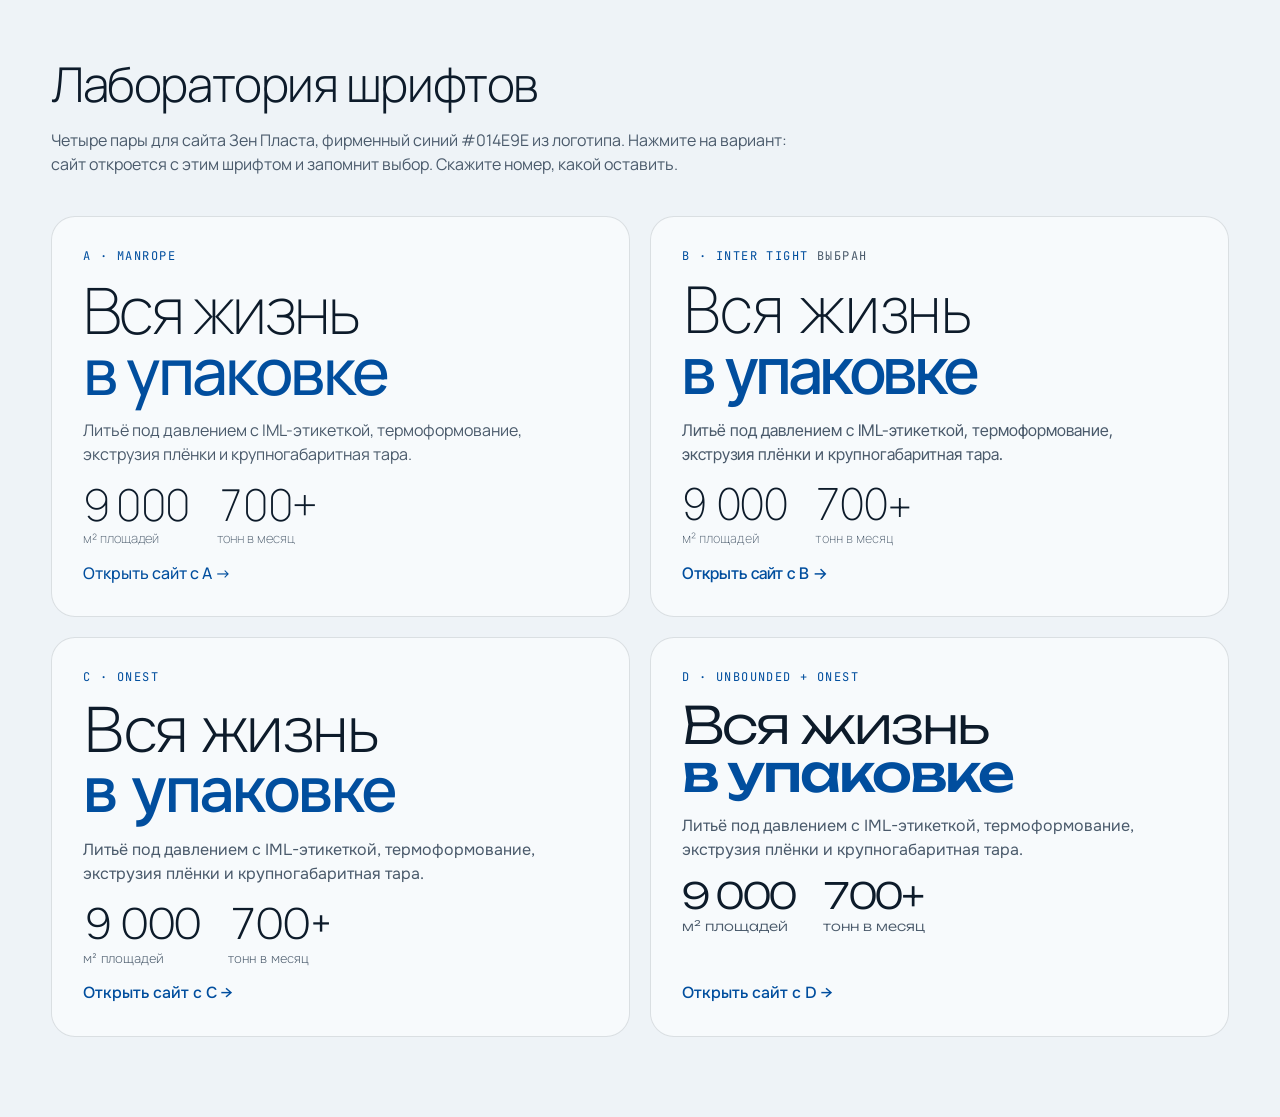
<file: fonts-lab.html>
<!doctype html>
<html lang="ru">
<head>
<meta charset="utf-8">
<meta name="viewport" content="width=device-width,initial-scale=1">
<meta name="robots" content="noindex,nofollow">
<title>Лаборатория шрифтов — Зен Пласт</title>
<link rel="icon" href="media/favicon.png" type="image/png">
<link href="https://fonts.googleapis.com/css2?family=Manrope:wght@200;300;400;500&family=Inter+Tight:wght@200;300;400;500&family=Onest:wght@200;300;400;500&family=Unbounded:wght@300;500&family=JetBrains+Mono:wght@400&display=swap" rel="stylesheet">
<style>
:root{--bg:#eef3f7;--card:#f7fafc;--ink:#0d1b2a;--ink-2:#4a5a6b;--blue:#014e9e;--line:rgba(13,27,42,.12)}
*{box-sizing:border-box}
body{margin:0;background:var(--bg);color:var(--ink);font:16px/1.5 Manrope,system-ui,sans-serif;padding:48px max(20px,4vw) 80px}
h1{font-weight:300;font-size:clamp(30px,4vw,48px);letter-spacing:-.03em;margin:0 0 8px}
.lead{color:var(--ink-2);margin:0 0 40px;max-width:46em}
.grid{display:grid;grid-template-columns:repeat(auto-fit,minmax(min(100%,520px),1fr));gap:20px}
.v{background:var(--card);border-radius:24px;padding:32px;display:flex;flex-direction:column;gap:16px;text-decoration:none;color:inherit;box-shadow:inset 0 0 0 1px var(--line);transition:box-shadow .2s}
.v:hover{box-shadow:inset 0 0 0 2px var(--blue)}
.tag{font:400 12px "JetBrains Mono",monospace;letter-spacing:.12em;text-transform:uppercase;color:var(--blue)}
.t{font-size:clamp(44px,5vw,72px);line-height:.95;letter-spacing:-.04em;margin:0}
.t b{display:block;color:var(--blue);font-weight:500}
.p{color:var(--ink-2);margin:0;max-width:30em}
.n{display:flex;gap:28px;font-variant-numeric:tabular-nums}
.n div{font-size:44px;line-height:1;letter-spacing:-.05em}
.n small{display:block;font-size:13px;letter-spacing:0;color:var(--ink-2);margin-top:6px}
.go{margin-top:auto;font-weight:500;color:var(--blue)}
.cur{font:400 12px "JetBrains Mono",monospace;color:var(--ink-2)}
</style>
</head>
<body>
<h1>Лаборатория шрифтов</h1>
<p class="lead">Четыре пары для сайта Зен Пласта, фирменный синий #014E9E из логотипа. Нажмите на вариант: сайт откроется с этим шрифтом и запомнит выбор. Скажите номер, какой оставить.</p>
<div class="grid">
  <a class="v" href="index.html?font=a" style="font-family:Manrope"><span class="tag">A · Manrope</span><p class="t" style="font-weight:200">Вся жизнь<b>в упаковке</b></p><p class="p">Литьё под давлением с IML-этикеткой, термоформование, экструзия плёнки и крупногабаритная тара.</p><div class="n"><div style="font-weight:200">9 000<small>м² площадей</small></div><div style="font-weight:200">700+<small>тонн в месяц</small></div></div><span class="go">Открыть сайт с A →</span></a>
  <a class="v" href="index.html?font=b" style="font-family:'Inter Tight'"><span class="tag">B · Inter Tight <span class="cur">выбран</span></span><p class="t" style="font-weight:200">Вся жизнь<b>в упаковке</b></p><p class="p">Литьё под давлением с IML-этикеткой, термоформование, экструзия плёнки и крупногабаритная тара.</p><div class="n"><div style="font-weight:200">9 000<small>м² площадей</small></div><div style="font-weight:200">700+<small>тонн в месяц</small></div></div><span class="go">Открыть сайт с B →</span></a>
  <a class="v" href="index.html?font=c" style="font-family:Onest"><span class="tag">C · Onest</span><p class="t" style="font-weight:200">Вся жизнь<b>в упаковке</b></p><p class="p">Литьё под давлением с IML-этикеткой, термоформование, экструзия плёнки и крупногабаритная тара.</p><div class="n"><div style="font-weight:200">9 000<small>м² площадей</small></div><div style="font-weight:200">700+<small>тонн в месяц</small></div></div><span class="go">Открыть сайт с C →</span></a>
  <a class="v" href="index.html?font=d" style="font-family:Onest"><span class="tag">D · Unbounded + Onest</span><p class="t" style="font-family:Unbounded;font-weight:300;font-size:clamp(36px,4vw,58px)">Вся жизнь<b>в упаковке</b></p><p class="p">Литьё под давлением с IML-этикеткой, термоформование, экструзия плёнки и крупногабаритная тара.</p><div class="n"><div style="font-family:Unbounded;font-weight:300;font-size:36px">9 000<small>м² площадей</small></div><div style="font-family:Unbounded;font-weight:300;font-size:36px">700+<small>тонн в месяц</small></div></div><span class="go">Открыть сайт с D →</span></a>
</div>
</body>
</html>
</file>
